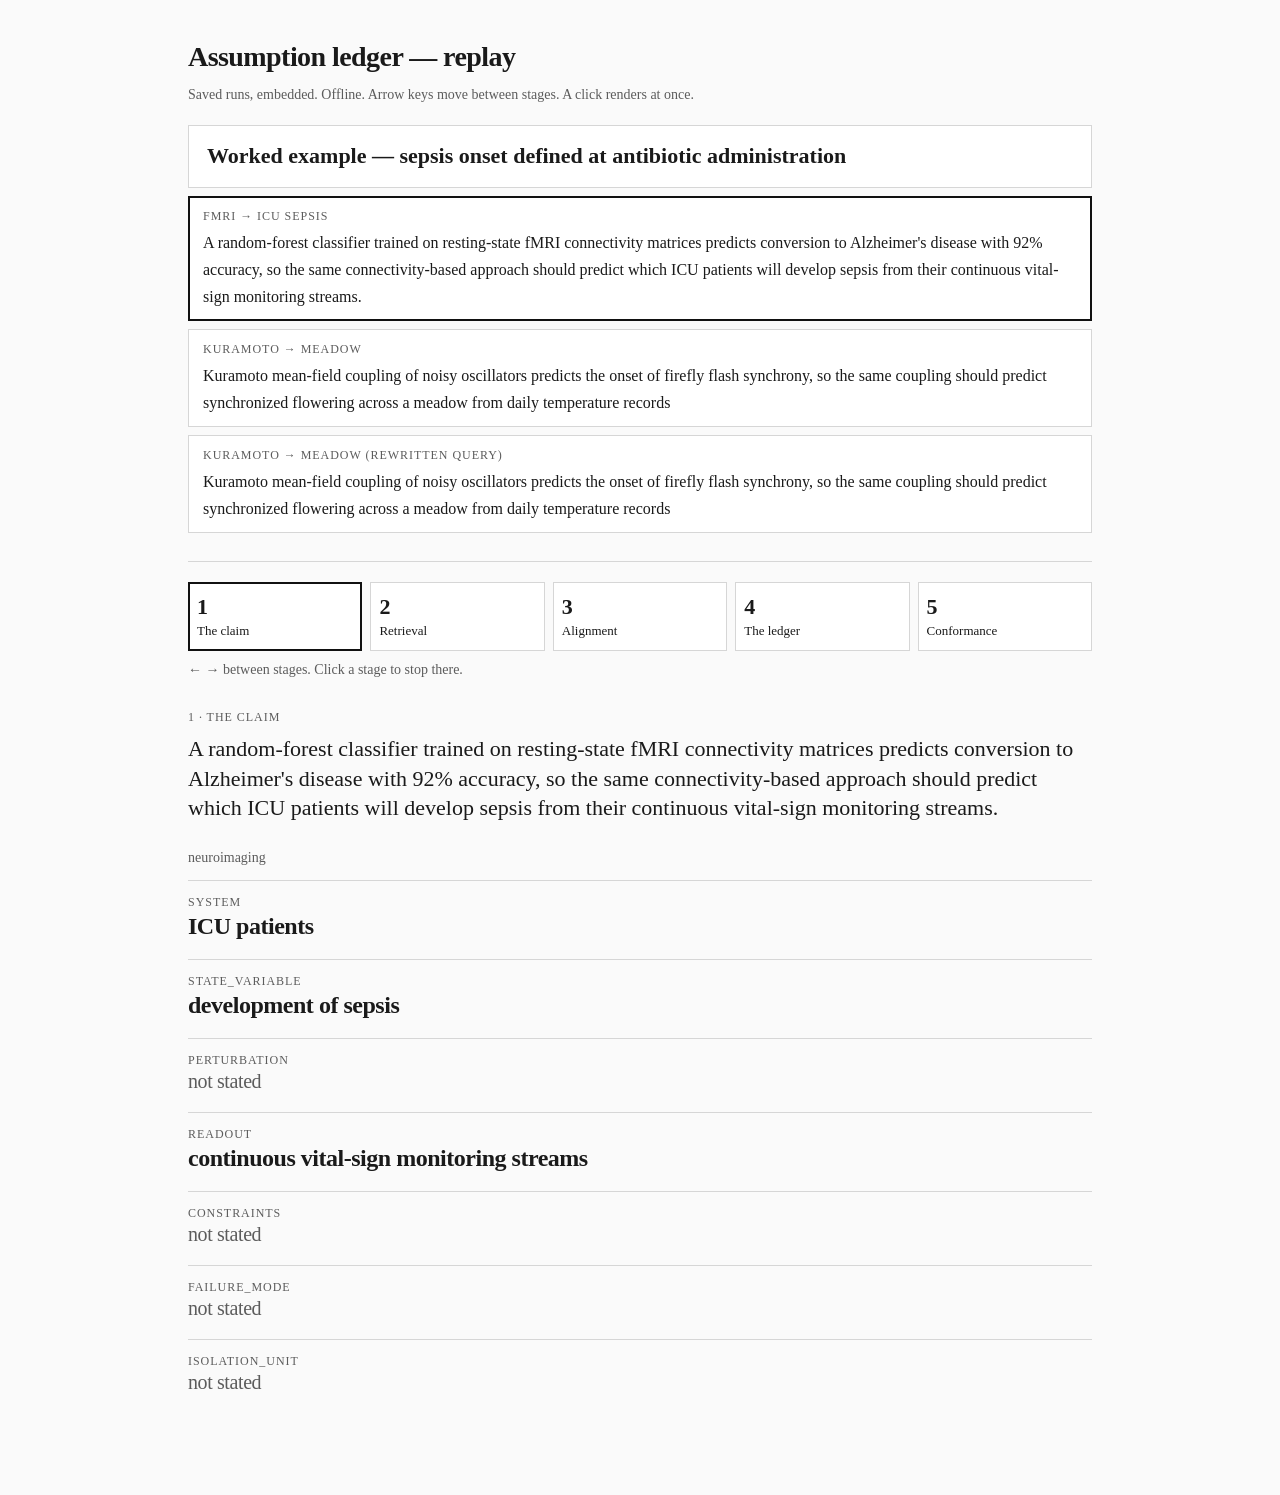
<file: docs/demo.html>
<!DOCTYPE html>
<html lang="en">
<head>
<meta charset="utf-8">
<meta name="viewport" content="width=device-width, initial-scale=1">
<title>Assumption ledger — replay</title>
<style>
  :root {
    --text: #1a1a1a;
    --muted: #5c5c5c;
    --rule: #d6d6d6;
    --bg: #fafafa;
    --card: #ffffff;
    --ask: #111111;
    --satisfied: #1b7f4e;
    --violated: #b42318;
    --unknown: #9a6700;
    --na: #667085;
    --on: #111111;
  }
  * { box-sizing: border-box; }
  html, body {
    margin: 0;
    padding: 0;
    background: var(--bg);
    color: var(--text);
    font: 18px/1.5 "Iowan Old Style", "Palatino Linotype", Palatino, Georgia, serif;
  }
  main {
    max-width: 960px;
    margin: 0 auto;
    padding: 36px 28px 96px;
  }
  h1 { font-size: 28px; font-weight: 600; letter-spacing: -0.02em; margin: 0 0 6px; }
  h2 { font-size: 22px; font-weight: 600; margin: 0 0 12px; }
  h3 { font-size: 16px; font-weight: 600; margin: 28px 0 8px; }
  p { margin: 0 0 12px; }
  .muted { color: var(--muted); font-size: 14px; }
  button {
    font: inherit;
    color: var(--text);
    background: var(--card);
    border: 1px solid var(--rule);
    padding: 10px 14px;
    text-align: left;
    cursor: pointer;
  }
  button:focus { outline: 2px solid var(--text); outline-offset: 2px; }
  button.on {
    border-color: var(--on);
    background: #fff;
    box-shadow: inset 0 0 0 1px var(--on);
  }
  .selector { margin: 20px 0 8px; }
  .claims { display: grid; gap: 8px; margin-top: 8px; }
  .claim-btn .lbl {
    display: block;
    font-size: 12px;
    letter-spacing: 0.08em;
    text-transform: uppercase;
    color: var(--muted);
    margin-bottom: 4px;
  }
  .claim-btn .txt { font-size: 16px; line-height: 1.35; }
  #worked {
    width: 100%;
    padding: 16px 18px;
    font-size: 22px;
    font-weight: 600;
    line-height: 1.3;
  }
  .steps {
    display: grid;
    grid-template-columns: repeat(5, 1fr);
    gap: 8px;
    margin: 28px 0 8px;
    padding-top: 20px;
    border-top: 1px solid var(--rule);
  }
  .steps button {
    padding: 10px 8px;
    font-size: 13px;
    line-height: 1.3;
  }
  .steps .n {
    display: block;
    font-size: 22px;
    font-weight: 600;
    letter-spacing: -0.03em;
    margin-bottom: 2px;
  }
  #stage { margin-top: 28px; }
  .kicker {
    color: var(--muted);
    font-size: 12px;
    letter-spacing: 0.08em;
    text-transform: uppercase;
    margin-bottom: 8px;
  }
  .claim-line { font-size: 22px; line-height: 1.35; margin: 0 0 24px; }
  .slots { display: grid; gap: 14px; }
  .slot {
    border-top: 1px solid var(--rule);
    padding: 12px 0 4px;
  }
  .slot .name {
    font-size: 12px;
    letter-spacing: 0.08em;
    text-transform: uppercase;
    color: var(--muted);
  }
  .slot .val { font-size: 24px; font-weight: 600; line-height: 1.25; letter-spacing: -0.02em; }
  .slot .val.null { color: var(--muted); font-weight: 400; font-size: 20px; }
  table { width: 100%; border-collapse: collapse; font-size: 16px; }
  th, td { text-align: left; padding: 8px 10px; border-bottom: 1px solid var(--rule); vertical-align: top; }
  th { font-size: 12px; text-transform: uppercase; letter-spacing: 0.06em; color: var(--muted); font-weight: 600; }
  td.num { text-align: right; font-variant-numeric: tabular-nums; white-space: nowrap; }
  .doc { font-family: ui-monospace, "SF Mono", Menlo, monospace; font-size: 13px; }
  .metrics {
    display: grid;
    grid-template-columns: repeat(4, 1fr);
    gap: 16px;
    margin: 8px 0 24px;
  }
  .metric .n {
    display: block;
    font-size: 40px;
    line-height: 1.1;
    font-weight: 600;
    letter-spacing: -0.03em;
  }
  .metric .lbl { display: block; color: var(--muted); font-size: 13px; margin-top: 4px; }
  .status {
    font-size: 12px;
    letter-spacing: 0.06em;
    text-transform: uppercase;
    font-weight: 600;
  }
  .status.SATISFIED { color: var(--satisfied); }
  .status.VIOLATED { color: var(--violated); }
  .status.UNKNOWN { color: var(--unknown); }
  .status.NA { color: var(--na); }
  .status.in_discipline { color: var(--satisfied); }
  .status.generic { color: var(--violated); }
  .status.unclassified { color: var(--na); }
  .entry {
    border-top: 1px solid var(--rule);
    padding: 18px 0;
  }
  .entry-head { display: flex; gap: 12px; align-items: baseline; flex-wrap: wrap; margin-bottom: 6px; }
  .ask { font-size: 22px; line-height: 1.3; font-weight: 600; color: var(--ask); }
  .worked { border-top: 1px solid var(--rule); border-bottom: 1px solid var(--rule); padding: 8px 0 28px; }
  .worked ol { margin: 0; padding: 0; list-style: none; counter-reset: step; }
  .worked li { counter-increment: step; margin: 0 0 22px; }
  .worked li:last-child { margin-bottom: 0; }
  .worked .kicker::before { content: counter(step) " · "; }
  .worked blockquote { margin: 0; font-size: 20px; line-height: 1.4; }
  .worked .ask { font-size: 28px; line-height: 1.25; }
  .callout {
    border-top: 1px solid var(--rule);
    border-bottom: 1px solid var(--rule);
    padding: 20px 0;
    margin: 8px 0 24px;
  }
  .callout .pair { display: grid; grid-template-columns: 1fr 1fr; gap: 16px; margin-bottom: 12px; }
  .callout .n { font-size: 40px; font-weight: 600; letter-spacing: -0.03em; display: block; }
  .callout .lbl { color: var(--muted); font-size: 13px; }
  tr.l2miss td { font-weight: 600; }
  .note { font-size: 16px; margin-top: 16px; }
  @media (max-width: 720px) {
    .metrics, .steps { grid-template-columns: 1fr 1fr; }
    .worked .ask, .slot .val { font-size: 22px; }
    #worked { font-size: 18px; }
  }
</style>
</head>
<body>
<main>
  <h1>Assumption ledger — replay</h1>
  <p class="muted">Saved runs, embedded. Offline. Arrow keys move between stages. A click renders at once.</p>

  <div class="selector">
    <button type="button" id="worked">Worked example — sepsis onset defined at antibiotic administration</button>
    <div class="claims" id="claims"></div>
  </div>

  <nav class="steps" id="steps" aria-label="Pipeline stages"></nav>
  <p class="muted" id="hint">← → between stages. Click a stage to stop there.</p>

  <div id="stage"></div>
</main>
<script>
const DATA = {"runs":[{"id":"icu","label":"fMRI → ICU sepsis","claim":"A random-forest classifier trained on resting-state fMRI connectivity matrices predicts conversion to Alzheimer's disease with 92% accuracy, so the same connectivity-based approach should predict which ICU patients will develop sepsis from their continuous vital-sign monitoring streams.","discipline":"neuroimaging","slots":[{"slot":"system","value":"ICU patients"},{"slot":"state_variable","value":"development of sepsis"},{"slot":"perturbation","value":null},{"slot":"readout","value":"continuous vital-sign monitoring streams"},{"slot":"constraints","value":null},{"slot":"failure_mode","value":null},{"slot":"isolation_unit","value":null}],"retrieval":{"check":{"discipline":"neuroimaging","in_discipline":5,"generic":0,"unclassified":0,"below_floor":false,"note":"Source-leg check recorded on the fixture: 5/5 in-discipline."},"docs":[{"doc_id":"arx_2408.02496","source":"arXiv","title":"Automatic rating of incomplete hippocampal inversions evaluated across multiple cohorts","label":"in_discipline"},{"doc_id":"PMC6925691","source":"PMC","title":"Machine Learning Models for Analysis of Vital Signs Dynamics: A Case for Sepsis Onset Prediction","label":null},{"doc_id":"arx_2603.00060","source":"arXiv","title":"Learning Under Extreme Data Scarcity: Subject-Level Evaluation of Lightweight CNNs for fMRI-Based Prodromal Parkinsons Detection","label":"in_discipline"},{"doc_id":"PMC8662454","source":"PMC","title":"Vital Signs Prediction for COVID-19 Patients in ICU","label":null},{"doc_id":"arx_2509.07237","source":"arXiv","title":"Normative Modelling in Neuroimaging: A Practical Guide for Researchers","label":"in_discipline"},{"doc_id":"bio_5e4102086c00","source":"bioRxiv","title":"A Machine Learning Approach to Predict Hypotensive Events in ICU Settings","label":null},{"doc_id":"arx_2111.04174","source":"arXiv","title":"Prediction of cognitive decline for enrichment of Alzheimer's disease clinical trials","label":"in_discipline"},{"doc_id":"PMC5829820","source":"PMC","title":"Multicentre validation of a sepsis prediction algorithm using only vital sign data in the emergency department, general ward and ICU","label":null},{"doc_id":"arx_2410.00946","source":"arXiv","title":"Spectral Graph Sample Weighting for Interpretable Sub-cohort Analysis in Predictive Models for Neuroimaging","label":"in_discipline"},{"doc_id":"bio_87c89b478030","source":"bioRxiv","title":"Standardized Multicenter Critical Care Database Integrating Minute-Level Vital Signs, Laboratory Tests, Interventions, and Outcomes: Profile of the OneICU Database","label":null}]},"alignment":{"papers":[{"doc_id":"arx_2408.02496","title":"Automatic rating of incomplete hippocampal inversions evaluated across multiple cohorts","mapped":3,"unmapped":2,"extraction_quality":5,"admitted":true},{"doc_id":"PMC6925691","title":"Machine Learning Models for Analysis of Vital Signs Dynamics: A Case for Sepsis Onset Prediction","mapped":3,"unmapped":2,"extraction_quality":5,"admitted":true},{"doc_id":"arx_2603.00060","title":"Learning Under Extreme Data Scarcity: Subject-Level Evaluation of Lightweight CNNs for fMRI-Based Prodromal Parkinsons Detection","mapped":3,"unmapped":3,"extraction_quality":6,"admitted":true},{"doc_id":"PMC8662454","title":"Vital Signs Prediction for COVID-19 Patients in ICU","mapped":3,"unmapped":2,"extraction_quality":5,"admitted":true},{"doc_id":"arx_2509.07237","title":"Normative Modelling in Neuroimaging: A Practical Guide for Researchers","mapped":0,"unmapped":0,"extraction_quality":0,"admitted":false},{"doc_id":"bio_5e4102086c00","title":"A Machine Learning Approach to Predict Hypotensive Events in ICU Settings","mapped":3,"unmapped":3,"extraction_quality":6,"admitted":true},{"doc_id":"arx_2111.04174","title":"Prediction of cognitive decline for enrichment of Alzheimer's disease clinical trials","mapped":3,"unmapped":1,"extraction_quality":4,"admitted":true},{"doc_id":"PMC5829820","title":"Multicentre validation of a sepsis prediction algorithm using only vital sign data in the emergency department, general ward and ICU","mapped":3,"unmapped":2,"extraction_quality":5,"admitted":true},{"doc_id":"arx_2410.00946","title":"Spectral Graph Sample Weighting for Interpretable Sub-cohort Analysis in Predictive Models for Neuroimaging","mapped":3,"unmapped":1,"extraction_quality":4,"admitted":true},{"doc_id":"bio_87c89b478030","title":"Standardized Multicenter Critical Care Database Integrating Minute-Level Vital Signs, Laboratory Tests, Interventions, and Outcomes: Profile of the OneICU Database","mapped":3,"unmapped":2,"extraction_quality":5,"admitted":true}],"admitted_ids":["arx_2408.02496","PMC6925691","arx_2603.00060","PMC8662454","bio_5e4102086c00","arx_2111.04174","PMC5829820","arx_2410.00946","bio_87c89b478030"],"held_out_ids":["arx_2509.07237"],"break_points":[{"slot":"isolation_unit","papers_stating":8,"extracted":9,"target_states_it":false},{"slot":"constraints","papers_stating":8,"extracted":9,"target_states_it":false},{"slot":"failure_mode","papers_stating":2,"extracted":9,"target_states_it":false}]},"ledger":[{"axis":"A_isolation","subtype":"A4","status":"UNKNOWN","question":"Are ICU patient data splits partitioned by patient ID, such that continuous monitoring windows from the same ICU stay never appear in both the training and testing sets?","doc_id":"arx_2408.02496","lines":"L39"},{"axis":"A_isolation","subtype":"A4","status":"UNKNOWN","question":"Are the train, validation, and test data splits defined strictly by patient admission identifier, such that no ICU stay contributes monitoring windows or sequences to both sides of the split?","doc_id":"arx_2603.00060","lines":"L56-L59"},{"axis":"A_isolation","subtype":"A1","status":"UNKNOWN","question":"Are the train and test splits made by patient admission, so that no ICU stay contributes time windows to both sides?","doc_id":"arx_2111.04174","lines":"L38"},{"axis":"C_domain_of_validity","subtype":"C3","status":"UNKNOWN","question":"Are the auxiliary sociodemographic or clinical risk factors used to build the patient similarity graph completely known and available for all prospective ICU test admissions before generating sepsis predictions?","doc_id":"arx_2410.00946","lines":"L18"},{"axis":"B_legitimacy","subtype":null,"status":"UNKNOWN","question":"Were the target sepsis onset labels defined purely by physiological criteria or clinical diagnosis codes independent of the exact timestamp of antibiotic initiation?","doc_id":"PMC6925691","lines":"L29"},{"axis":"A_isolation","subtype":"A4","status":"UNKNOWN","question":"Are the train and test splits for the sepsis prediction model made by patient admission, ensuring that no patient's continuous monitoring streams contribute windows to both sides?","doc_id":"PMC8662454","lines":"L37"},{"axis":"A_isolation","subtype":"A4","status":"UNKNOWN","question":"Provide the exact patient-level partitioning protocol used to divide the dataset into training and test folds.","doc_id":"bio_5e4102086c00","lines":"L45"},{"axis":"A_isolation","subtype":"A4","status":"UNKNOWN","question":"Are the train and test splits formed at the patient level, ensuring that no patient's ICU stays contribute data to both training and test sets?","doc_id":"PMC5829820","lines":"L62"},{"axis":"A_isolation","subtype":"A4","status":"UNKNOWN","question":"Are the train and test partitions for predicting sepsis split at the patient level so that no individual patient contributes monitoring streams to both training and testing sets?","doc_id":"bio_87c89b478030","lines":"L39"}],"worked":{"axis":"B_legitimacy","doc_id":"PMC6925691","source":"The source study defines the sepsis onset target label using the time of antibiotic administration by attending physicians (T0).","restatement":"Do the target labels or prediction windows rely on the timing of clinician interventions such as antibiotic administration, or are they defined independently of treatment actions?","ask":"Were the target sepsis onset labels defined purely by physiological criteria or clinical diagnosis codes independent of the exact timestamp of antibiotic initiation?"}},{"id":"kuramoto","label":"Kuramoto → meadow","claim":"Kuramoto mean-field coupling of noisy oscillators predicts the onset of firefly flash synchrony, so the same coupling should predict synchronized flowering across a meadow from daily temperature records","discipline":"firefly synchronization / Kuramoto oscillator dynamics","slots":[{"slot":"system","value":"meadow flowering (plant population in a meadow)"},{"slot":"state_variable","value":"synchronized flowering"},{"slot":"perturbation","value":null},{"slot":"readout","value":"daily temperature records"},{"slot":"constraints","value":null},{"slot":"failure_mode","value":null},{"slot":"isolation_unit","value":null}],"retrieval":{"check":{"discipline":"statistical physics","in_discipline":0,"generic":5,"unclassified":0,"below_floor":true,"note":"Source-leg check recorded on this run: 0/5 in-discipline, 5/5 generic. The query landed in the clinical-prediction cluster."},"docs":[{"doc_id":"arx_2202.13683","source":"arXiv","title":"Estimating Model Performance on External Samples from Their Limited Statistical Characteristics","label":"generic"},{"doc_id":"bio_b5ddf3be761c","source":"bioRxiv","title":"Olive Flowering dependence on winter temperatures - linking empirical results to a dynamic model","label":null},{"doc_id":"arx_2604.16537","source":"arXiv","title":"Robustifying and Selecting Cohort-Appropriate Prognostic Models under Distributional Shifts","label":"generic"},{"doc_id":"PMC3547064","source":"PMC","title":"Record-Breaking Early Flowering in the Eastern United States","label":null},{"doc_id":"arx_1806.10495","source":"arXiv","title":"Impact of predictor measurement heterogeneity across settings on performance of prediction models: a measurement error perspective","label":"generic"},{"doc_id":"PMC10469021","source":"PMC","title":"The cycle of seagrass life: From flowers to new meadows","label":null},{"doc_id":"arx_2409.01444","source":"arXiv","title":"A causal viewpoint on prediction model performance under changes in case-mix: discrimination and calibration respond differently for prognosis and diagnosis predictions","label":"generic"},{"doc_id":"PMC11480661","source":"PMC","title":"Temperature sum models in plant spring phenology studies: two commonly used methods have different fields of application","label":null},{"doc_id":"arx_1812.00210","source":"arXiv","title":"Measuring the Stability of EHR- and EKG-based Predictive Models","label":"generic"},{"doc_id":"bio_892f3e636c04","source":"bioRxiv","title":"Using photographs and deep neural networks to understand flowering phenology and diversity in mountain meadows","label":null}]},"alignment":{"papers":[{"doc_id":"arx_2202.13683","title":"Estimating Model Performance on External Samples from Their Limited Statistical Characteristics","mapped":3,"unmapped":2,"extraction_quality":5,"admitted":true},{"doc_id":"bio_b5ddf3be761c","title":"Olive Flowering dependence on winter temperatures - linking empirical results to a dynamic model","mapped":3,"unmapped":1,"extraction_quality":4,"admitted":true},{"doc_id":"arx_2604.16537","title":"Robustifying and Selecting Cohort-Appropriate Prognostic Models under Distributional Shifts","mapped":0,"unmapped":0,"extraction_quality":0,"admitted":false},{"doc_id":"PMC3547064","title":"Record-Breaking Early Flowering in the Eastern United States","mapped":3,"unmapped":1,"extraction_quality":4,"admitted":true},{"doc_id":"arx_1806.10495","title":"Impact of predictor measurement heterogeneity across settings on performance of prediction models: a measurement error perspective","mapped":2,"unmapped":0,"extraction_quality":2,"admitted":true},{"doc_id":"PMC10469021","title":"The cycle of seagrass life: From flowers to new meadows","mapped":3,"unmapped":0,"extraction_quality":3,"admitted":true},{"doc_id":"arx_2409.01444","title":"A causal viewpoint on prediction model performance under changes in case-mix: discrimination and calibration respond differently for prognosis and diagnosis predictions","mapped":3,"unmapped":1,"extraction_quality":4,"admitted":true},{"doc_id":"PMC11480661","title":"Temperature sum models in plant spring phenology studies: two commonly used methods have different fields of application","mapped":3,"unmapped":0,"extraction_quality":3,"admitted":true},{"doc_id":"arx_1812.00210","title":"Measuring the Stability of EHR- and EKG-based Predictive Models","mapped":3,"unmapped":0,"extraction_quality":3,"admitted":true},{"doc_id":"bio_892f3e636c04","title":"Using photographs and deep neural networks to understand flowering phenology and diversity in mountain meadows","mapped":3,"unmapped":1,"extraction_quality":4,"admitted":true}],"admitted_ids":["arx_2202.13683","bio_b5ddf3be761c","PMC3547064","arx_1806.10495","PMC10469021","arx_2409.01444","PMC11480661","arx_1812.00210","bio_892f3e636c04"],"held_out_ids":["arx_2604.16537"],"break_points":[{"slot":"constraints","papers_stating":3,"extracted":9,"target_states_it":false},{"slot":"isolation_unit","papers_stating":1,"extracted":9,"target_states_it":false},{"slot":"failure_mode","papers_stating":1,"extracted":9,"target_states_it":false},{"slot":"perturbation","papers_stating":1,"extracted":9,"target_states_it":false}]},"ledger":[{"axis":"C_domain_of_validity","subtype":"C3","status":"UNKNOWN","question":"Do the temperature records and baseline plant states from the calibration plots span all microclimates and seasonal ranges present across the target meadow?","doc_id":"arx_2202.13683","lines":"L59"},{"axis":"C_domain_of_validity","subtype":"C3","status":"UNKNOWN","question":"Were the temperature records and flowering observations collected across multiple meadows with identical climatic measurement protocols to ensure transportability?","doc_id":"arx_1806.10495","lines":"L63-L64"},{"axis":"C_domain_of_validity","subtype":"C1","status":"UNKNOWN","question":"Was the relationship between daily temperature records and synchronized flowering tested across multiple meadows or years to confirm that the conditional probability distribution of flowering given temperature remains constant despite shifts in marginal temperature distributions?","doc_id":"arx_2409.01444","lines":"L13-L14"},{"axis":"C_domain_of_validity","subtype":"C3","status":"UNKNOWN","question":"Were the temperature and flowering records sampled across multiple distinct meadows and climate zones to test spatial transferability?","doc_id":"arx_1812.00210","lines":"L39-L41"},{"axis":"C_domain_of_validity","subtype":"C3","status":"UNKNOWN","question":"Were the plant species in the meadow empirically tested under controlled temperature regimes to determine their specific temperature-sensitive mediator decay rates and Hill function parameters, or are they assumed to follow the olive tree parameters?","doc_id":"bio_b5ddf3be761c","lines":"L96"},{"axis":"C_domain_of_validity","subtype":"C3","status":"UNKNOWN","question":"Are the daily temperature records measured directly within the meadow canopy, or are they interpolated from a distant regional weather station that might fail to capture local microclimatic variation?","doc_id":"PMC3547064","lines":"L14, L16, L21, L28, L29, L31"},{"axis":"C_domain_of_validity","subtype":"C3","status":"UNKNOWN","question":"Does the dataset include multi-year temperature and flowering records from multiple distinct geographic meadows to establish generalizability beyond a single site?","doc_id":"PMC10469021","lines":"L17"},{"axis":"C_domain_of_validity","subtype":"C3","status":"UNKNOWN","question":"What are the geographic location, climate zone, and years of observation for the meadow flowering and temperature records?","doc_id":"PMC11480661","lines":"L23"},{"axis":"C_domain_of_validity","subtype":"C1","status":"UNKNOWN","question":"Are the daily temperature records temporally aligned and lagged against observed flowering dates to ensure predictions generalize across different years and seasonal snowmelt timings?","doc_id":"bio_892f3e636c04","lines":"L24, L49-L51"}],"worked":null},{"id":"kuramoto-fix","label":"Kuramoto → meadow (rewritten query)","claim":"Kuramoto mean-field coupling of noisy oscillators predicts the onset of firefly flash synchrony, so the same coupling should predict synchronized flowering across a meadow from daily temperature records","discipline":"statistical physics","slots":[{"slot":"system","value":"meadow flowering (plant population in a meadow)"},{"slot":"state_variable","value":"synchronized flowering"},{"slot":"perturbation","value":null},{"slot":"readout","value":"daily temperature records"},{"slot":"constraints","value":null},{"slot":"failure_mode","value":null},{"slot":"isolation_unit","value":null}],"retrieval":{"check":{"discipline":"statistical physics","in_discipline":5,"generic":0,"unclassified":0,"labels":{"arx_1706.04330":"in_discipline","arx_1607.06383":"in_discipline","arx_1403.2083":"in_discipline","arx_2404.19637":"in_discipline","arx_1609.08731":"in_discipline"},"below_floor":false},"docs":[{"doc_id":"arx_1706.04330","source":"arXiv","title":"Stochastic Kuramoto oscillators with discrete phase states","label":"in_discipline"},{"doc_id":"bio_b5ddf3be761c","source":"bioRxiv","title":"Olive Flowering dependence on winter temperatures - linking empirical results to a dynamic model","label":null},{"doc_id":"arx_1607.06383","source":"arXiv","title":"Interplay of coupling and common noise at the transition to synchrony in oscillator populations","label":"in_discipline"},{"doc_id":"PMC3547064","source":"PMC","title":"Record-Breaking Early Flowering in the Eastern United States","label":null},{"doc_id":"arx_1403.2083","source":"arXiv","title":"Kuramoto model of synchronization: Equilibrium and nonequilibrium aspects","label":"in_discipline"},{"doc_id":"PMC10469021","source":"PMC","title":"The cycle of seagrass life: From flowers to new meadows","label":null},{"doc_id":"arx_2404.19637","source":"arXiv","title":"Synchrony for weak coupling in the complexified Kuramoto model","label":"in_discipline"},{"doc_id":"PMC11480661","source":"PMC","title":"Temperature sum models in plant spring phenology studies: two commonly used methods have different fields of application","label":null},{"doc_id":"arx_1609.08731","source":"arXiv","title":"Synchronization of coupled noisy oscillators: Coarse-graining from continuous to discrete phases","label":"in_discipline"},{"doc_id":"bio_892f3e636c04","source":"bioRxiv","title":"Using photographs and deep neural networks to understand flowering phenology and diversity in mountain meadows","label":null}],"note":"After the source-leg rewrite: 5/5 in-discipline Kuramoto papers."},"alignment":{"papers":[{"doc_id":"arx_1706.04330","title":"Stochastic Kuramoto oscillators with discrete phase states","mapped":0,"unmapped":0,"extraction_quality":0,"admitted":false},{"doc_id":"bio_b5ddf3be761c","title":"Olive Flowering dependence on winter temperatures - linking empirical results to a dynamic model","mapped":3,"unmapped":1,"extraction_quality":4,"admitted":true},{"doc_id":"arx_1607.06383","title":"Interplay of coupling and common noise at the transition to synchrony in oscillator populations","mapped":3,"unmapped":1,"extraction_quality":4,"admitted":true},{"doc_id":"PMC3547064","title":"Record-Breaking Early Flowering in the Eastern United States","mapped":3,"unmapped":1,"extraction_quality":4,"admitted":true},{"doc_id":"arx_1403.2083","title":"Kuramoto model of synchronization: Equilibrium and nonequilibrium aspects","mapped":0,"unmapped":0,"extraction_quality":0,"admitted":false},{"doc_id":"PMC10469021","title":"The cycle of seagrass life: From flowers to new meadows","mapped":3,"unmapped":0,"extraction_quality":3,"admitted":true},{"doc_id":"arx_2404.19637","title":"Synchrony for weak coupling in the complexified Kuramoto model","mapped":3,"unmapped":0,"extraction_quality":3,"admitted":true},{"doc_id":"PMC11480661","title":"Temperature sum models in plant spring phenology studies: two commonly used methods have different fields of application","mapped":2,"unmapped":0,"extraction_quality":2,"admitted":true},{"doc_id":"arx_1609.08731","title":"Synchronization of coupled noisy oscillators: Coarse-graining from continuous to discrete phases","mapped":0,"unmapped":0,"extraction_quality":0,"admitted":false},{"doc_id":"bio_892f3e636c04","title":"Using photographs and deep neural networks to understand flowering phenology and diversity in mountain meadows","mapped":3,"unmapped":1,"extraction_quality":4,"admitted":true}],"admitted_ids":["bio_b5ddf3be761c","arx_1607.06383","PMC3547064","PMC10469021","arx_2404.19637","PMC11480661","bio_892f3e636c04"],"held_out_ids":["arx_1706.04330","arx_1403.2083","arx_1609.08731"],"break_points":[{"slot":"perturbation","papers_stating":2,"extracted":7,"target_states_it":false},{"slot":"constraints","papers_stating":1,"extracted":7,"target_states_it":false},{"slot":"failure_mode","papers_stating":1,"extracted":7,"target_states_it":false}]},"ledger":[],"ledger_note":"No ledger.json in this run. Alignment held out 3 of 5 in-discipline Kuramoto papers (extraction_quality 0). The seven-slot schema is ML ontology; a paper with coupling strength and a noise term has no training set.","worked":null}],"conformance":{"headline":"5 of 8","l2":"0 of 2","hits":5,"misses":3,"n_claims":8,"tb11":"handed over by the claim text","status":{"n_entries":62,"n_drops":1,"SATISFIED":0,"VIOLATED":0,"UNKNOWN":62,"NA":0},"axes":{"A_isolation":42,"B_legitimacy":1,"C_domain_of_validity":16,"D_metric_alignment":1,"E_evidence_quality":2},"uncovered":{"type":"L3.1","note":"Temporal leakage is not in the suite (Tu 2018, Lyu 2021 unread IEEE). Not scored."},"cases":[{"id":"TB03","type":"L3.3","pin":"autism diagnostics","hit":true,"note":"C3: outside-clinic vs clinical ADOS cohorts","l2":false},{"id":"TB04","type":"L1.2","pin":"obstetrics","hit":false,"note":"no preprocessing-before-split question","l2":false},{"id":"TB07","type":"L1.4","pin":"toxicology","hit":true,"note":"A4 on the RASAR primary: chemicals already in the similarity matrix","l2":false},{"id":"TB11","type":"L1.1","pin":"SSVEP","hit":true,"note":"A1, handed over by the claim text","l2":false},{"id":"TB12","type":"L3.2","pin":"histopathology","hit":true,"note":"patient-level slide/tile split (tagged A4, not C2)","l2":false},{"id":"TB17","type":"L2","pin":"electronic health records","hit":false,"note":"nobody asked if features encode the outcome","l2":true},{"id":"TB18","type":"L1.3","pin":"psychiatric EEG","hit":true,"note":"A3 on the Zhdanov primary: feature ranking nested in folds","l2":false},{"id":"TB20","type":"L2","pin":"software security","hit":false,"note":"nobody asked if gadget tokens are a signal","l2":true}]}};
const STEPS = [
  {id: 1, name: "The claim"},
  {id: 2, name: "Retrieval"},
  {id: 3, name: "Alignment"},
  {id: 4, name: "The ledger"},
  {id: 5, name: "Conformance"}
];
const state = {run: DATA.runs[0].id, step: 1, spotlight: false};

function $(id) { return document.getElementById(id); }
function esc(s) {
  return String(s == null ? "" : s)
    .replace(/&/g, "&amp;").replace(/</g, "&lt;").replace(/>/g, "&gt;").replace(/"/g, "&quot;");
}
function run() {
  for (const r of DATA.runs) if (r.id === state.run) return r;
  return DATA.runs[0];
}
function stated(v) {
  if (v == null || v === "" || v === false) return null;
  return v;
}

function mountChrome() {
  const box = $("claims");
  box.innerHTML = DATA.runs.map(r =>
    '<button type="button" class="claim-btn' + (r.id === state.run && !state.spotlight ? " on" : "") + '" data-run="' + esc(r.id) + '">' +
    '<span class="lbl">' + esc(r.label) + '</span>' +
    '<span class="txt">' + esc(r.claim) + '</span></button>'
  ).join("");
  $("worked").className = state.spotlight ? "on" : "";
  $("steps").innerHTML = STEPS.map(s =>
    '<button type="button" class="' + (!state.spotlight && state.step === s.id ? "on" : "") + '" data-step="' + s.id + '">' +
    '<span class="n">' + s.id + '</span>' + esc(s.name) + '</button>'
  ).join("");
}

function renderSlots(r) {
  const rows = r.slots.map(s => {
    const v = stated(s.value);
    return '<div class="slot"><div class="name">' + esc(s.slot) + '</div>' +
      (v
        ? '<div class="val">' + esc(v) + '</div>'
        : '<div class="val null">not stated</div>') +
      '</div>';
  }).join("");
  return '<div class="kicker">1 · The claim</div>' +
    '<p class="claim-line">' + esc(r.claim) + '</p>' +
    '<p class="muted">' + esc(r.discipline) + '</p>' +
    '<div class="slots">' + rows + '</div>';
}

function renderRetrieval(r) {
  const c = r.retrieval.check || {};
  const docs = r.retrieval.docs || [];
  const note = c.note || r.retrieval.note || "";
  const rows = docs.map(d => {
    const lab = d.label || "unclassified";
    return '<tr><td class="doc">' + esc(d.doc_id) + '</td><td>' + esc(d.source) +
      '</td><td><span class="status ' + esc(lab) + '">' + esc(lab.replace("_", "-")) + '</span></td>' +
      '<td>' + esc(d.title) + '</td></tr>';
  }).join("");
  return '<div class="kicker">2 · Retrieval</div>' +
    '<div class="metrics">' +
      '<div class="metric"><span class="n">' + (c.in_discipline == null ? "—" : c.in_discipline) + '</span><span class="lbl">in-discipline</span></div>' +
      '<div class="metric"><span class="n">' + (c.generic == null ? "—" : c.generic) + '</span><span class="lbl">generic</span></div>' +
      '<div class="metric"><span class="n">' + docs.length + '</span><span class="lbl">documents</span></div>' +
      '<div class="metric"><span class="n">' + (c.below_floor ? "warn" : "ok") + '</span><span class="lbl">source-leg floor</span></div>' +
    '</div>' +
    (note ? '<p class="note">' + esc(note) + '</p>' : '') +
    '<table><thead><tr><th>Doc</th><th>Source</th><th>Label</th><th>Title</th></tr></thead><tbody>' +
    rows + '</tbody></table>';
}

function renderAlignment(r) {
  const a = r.alignment;
  const n = (a.admitted_ids || []).length;
  const held = (a.held_out_ids || []).length;
  const paperRows = (a.papers || []).map(p =>
    '<tr><td class="doc">' + esc(p.doc_id) + '</td>' +
    '<td class="num">' + p.mapped + '</td>' +
    '<td class="num">' + p.unmapped + '</td>' +
    '<td class="num">' + p.extraction_quality + '</td>' +
    '<td>' + (p.admitted ? "admitted" : "held out") + '</td></tr>'
  ).join("");
  const bpRows = (a.break_points || []).map(b =>
    '<tr><td>' + esc(b.slot) + '</td>' +
    '<td class="num">' + b.papers_stating + ' / n=' + b.extracted + '</td>' +
    '<td>' + (b.target_states_it ? "stated" : "silent") + '</td></tr>'
  ).join("");
  return '<div class="kicker">3 · Alignment</div>' +
    '<div class="metrics">' +
      '<div class="metric"><span class="n">' + n + '</span><span class="lbl">admitted</span></div>' +
      '<div class="metric"><span class="n">' + held + '</span><span class="lbl">held out</span></div>' +
      '<div class="metric"><span class="n">' + (a.break_points || []).length + '</span><span class="lbl">break-point slots</span></div>' +
      '<div class="metric"><span class="n">n=' + n + '</span><span class="lbl">denominator</span></div>' +
    '</div>' +
    '<p class="muted">Unmapped slots among extracted papers. Denominator is n in every cell. Do not read a count as a literature rate.</p>' +
    '<table><thead><tr><th>Slot</th><th>Stating it</th><th>Target</th></tr></thead><tbody>' +
    (bpRows || '<tr><td colspan="3">none</td></tr>') + '</tbody></table>' +
    '<h3>Mapped and unmapped, per paper</h3>' +
    '<table><thead><tr><th>Doc</th><th>Mapped</th><th>Unmapped</th><th>Extracted</th><th></th></tr></thead><tbody>' +
    paperRows + '</tbody></table>';
}

function renderLedger(r) {
  if (!r.ledger || !r.ledger.length) {
    return '<div class="kicker">4 · The ledger</div>' +
      '<p class="claim-line">' + esc(r.ledger_note || "No ledger in this saved run.") + '</p>' +
      (r.alignment && r.alignment.held_out_ids && r.alignment.held_out_ids.length
        ? '<p class="muted">Held out: ' + r.alignment.held_out_ids.map(esc).join(", ") + '</p>'
        : '');
  }
  const by = {};
  for (const e of r.ledger) {
    (by[e.axis] || (by[e.axis] = [])).push(e);
  }
  const axes = Object.keys(by);
  let html = '<div class="kicker">4 · The ledger</div>' +
    '<div class="metrics">' +
      '<div class="metric"><span class="n">' + r.ledger.length + '</span><span class="lbl">entries</span></div>' +
      '<div class="metric"><span class="n">' + axes.length + '</span><span class="lbl">axes with an entry</span></div>' +
      '<div class="metric"><span class="n">' + r.ledger.filter(e => e.status === "UNKNOWN").length + ' / ' + r.ledger.length + '</span><span class="lbl">UNKNOWN</span></div>' +
      '<div class="metric"><span class="n">' + axes[0].replace(/_/g, " ") + '</span><span class="lbl">first axis</span></div>' +
    '</div>';
  for (const axis of axes) {
    html += '<h3>' + esc(axis) + ' · ' + by[axis].length + '</h3>';
    for (const e of by[axis]) {
      html += '<article class="entry"><div class="entry-head">' +
        '<span class="status ' + esc(e.status) + '">' + esc(e.status) + '</span>' +
        (e.subtype ? '<span class="muted">' + esc(e.subtype) + '</span>' : '') +
        '<span class="doc">' + esc(e.doc_id) + '</span>' +
        (e.lines ? '<span class="muted">' + esc(e.lines) + '</span>' : '') +
        '</div><p class="ask">' + esc(e.question) + '</p></article>';
    }
  }
  return html;
}

function renderConformance() {
  const c = DATA.conformance;
  const rows = c.cases.map(row =>
    '<tr class="' + (row.l2 && !row.hit ? "l2miss" : "") + '">' +
    '<td class="doc">' + esc(row.id) + '</td>' +
    '<td>' + esc(row.type) + '</td>' +
    '<td>' + esc(row.pin) + '</td>' +
    '<td>' + (row.hit ? "yes" : "no") + (row.l2 && !row.hit ? " · L2 miss" : "") + '</td>' +
    '<td>' + esc(row.note) + '</td></tr>'
  ).join("");
  return '<div class="kicker">5 · Conformance</div>' +
    '<div class="callout">' +
      '<div class="pair">' +
        '<div><span class="n">' + esc(c.headline) + '</span><span class="lbl">conformance · never a rate</span></div>' +
        '<div><span class="n">' + esc(c.l2) + '</span><span class="lbl">L2 · the axis this project claims is most valuable</span></div>' +
      '</div>' +
      '<p>One of the five hits (TB11) was handed over by the claim text. B_legitimacy fired on neither L2 case.</p>' +
    '</div>' +
    '<div class="metrics">' +
      '<div class="metric"><span class="n">' + c.status.UNKNOWN + '</span><span class="lbl">UNKNOWN / ' + c.status.n_entries + '</span></div>' +
      '<div class="metric"><span class="n">' + c.status.SATISFIED + '</span><span class="lbl">SATISFIED</span></div>' +
      '<div class="metric"><span class="n">' + c.status.VIOLATED + '</span><span class="lbl">VIOLATED</span></div>' +
      '<div class="metric"><span class="n">' + (c.uncovered.type || "") + '</span><span class="lbl">uncovered</span></div>' +
    '</div>' +
    '<table><thead><tr><th>Id</th><th>Type</th><th>Pin</th><th>Hit</th><th>Note</th></tr></thead><tbody>' +
    rows + '</tbody></table>' +
    '<p class="note muted">TB17 and TB20 are the L2 cases. B_legitimacy fired once in 62 entries, on neither of them.</p>';
}

function renderWorked(r) {
  const w = r.worked;
  return '<section class="worked">' +
    '<div class="kicker">Why this is the question</div>' +
    '<p class="muted">' + esc(w.axis) + ' · ' + esc(w.doc_id) + '</p>' +
    '<ol>' +
      '<li><div class="kicker">What the source result depends on</div><blockquote>' + esc(w.source) + '</blockquote></li>' +
      '<li><div class="kicker">What that becomes in the target system</div><blockquote>' + esc(w.restatement) + '</blockquote></li>' +
      '<li><div class="kicker">Therefore, what to ask</div><div class="ask">' + esc(w.ask) + '</div></li>' +
    '</ol></section>';
}

function render() {
  mountChrome();
  const r = run();
  let body;
  if (state.spotlight && r.worked) body = renderWorked(r);
  else if (state.step === 1) body = renderSlots(r);
  else if (state.step === 2) body = renderRetrieval(r);
  else if (state.step === 3) body = renderAlignment(r);
  else if (state.step === 4) body = renderLedger(r);
  else body = renderConformance();
  $("stage").innerHTML = body;
}

$("claims").addEventListener("click", function (e) {
  const btn = e.target.closest("[data-run]");
  if (!btn) return;
  state.run = btn.getAttribute("data-run");
  state.spotlight = false;
  render();
});
$("steps").addEventListener("click", function (e) {
  const btn = e.target.closest("[data-step]");
  if (!btn) return;
  state.step = Number(btn.getAttribute("data-step"));
  state.spotlight = false;
  render();
});
$("worked").addEventListener("click", function () {
  state.run = "icu";
  state.spotlight = true;
  state.step = 4;
  render();
});
document.addEventListener("keydown", function (e) {
  if (e.key !== "ArrowLeft" && e.key !== "ArrowRight") return;
  e.preventDefault();
  if (state.spotlight) {
    state.spotlight = false;
    state.step = e.key === "ArrowRight" ? 1 : 1;
    render();
    return;
  }
  if (e.key === "ArrowRight" && state.step < 5) state.step += 1;
  if (e.key === "ArrowLeft" && state.step > 1) state.step -= 1;
  render();
});
render();
</script>
</body>
</html>
</file>
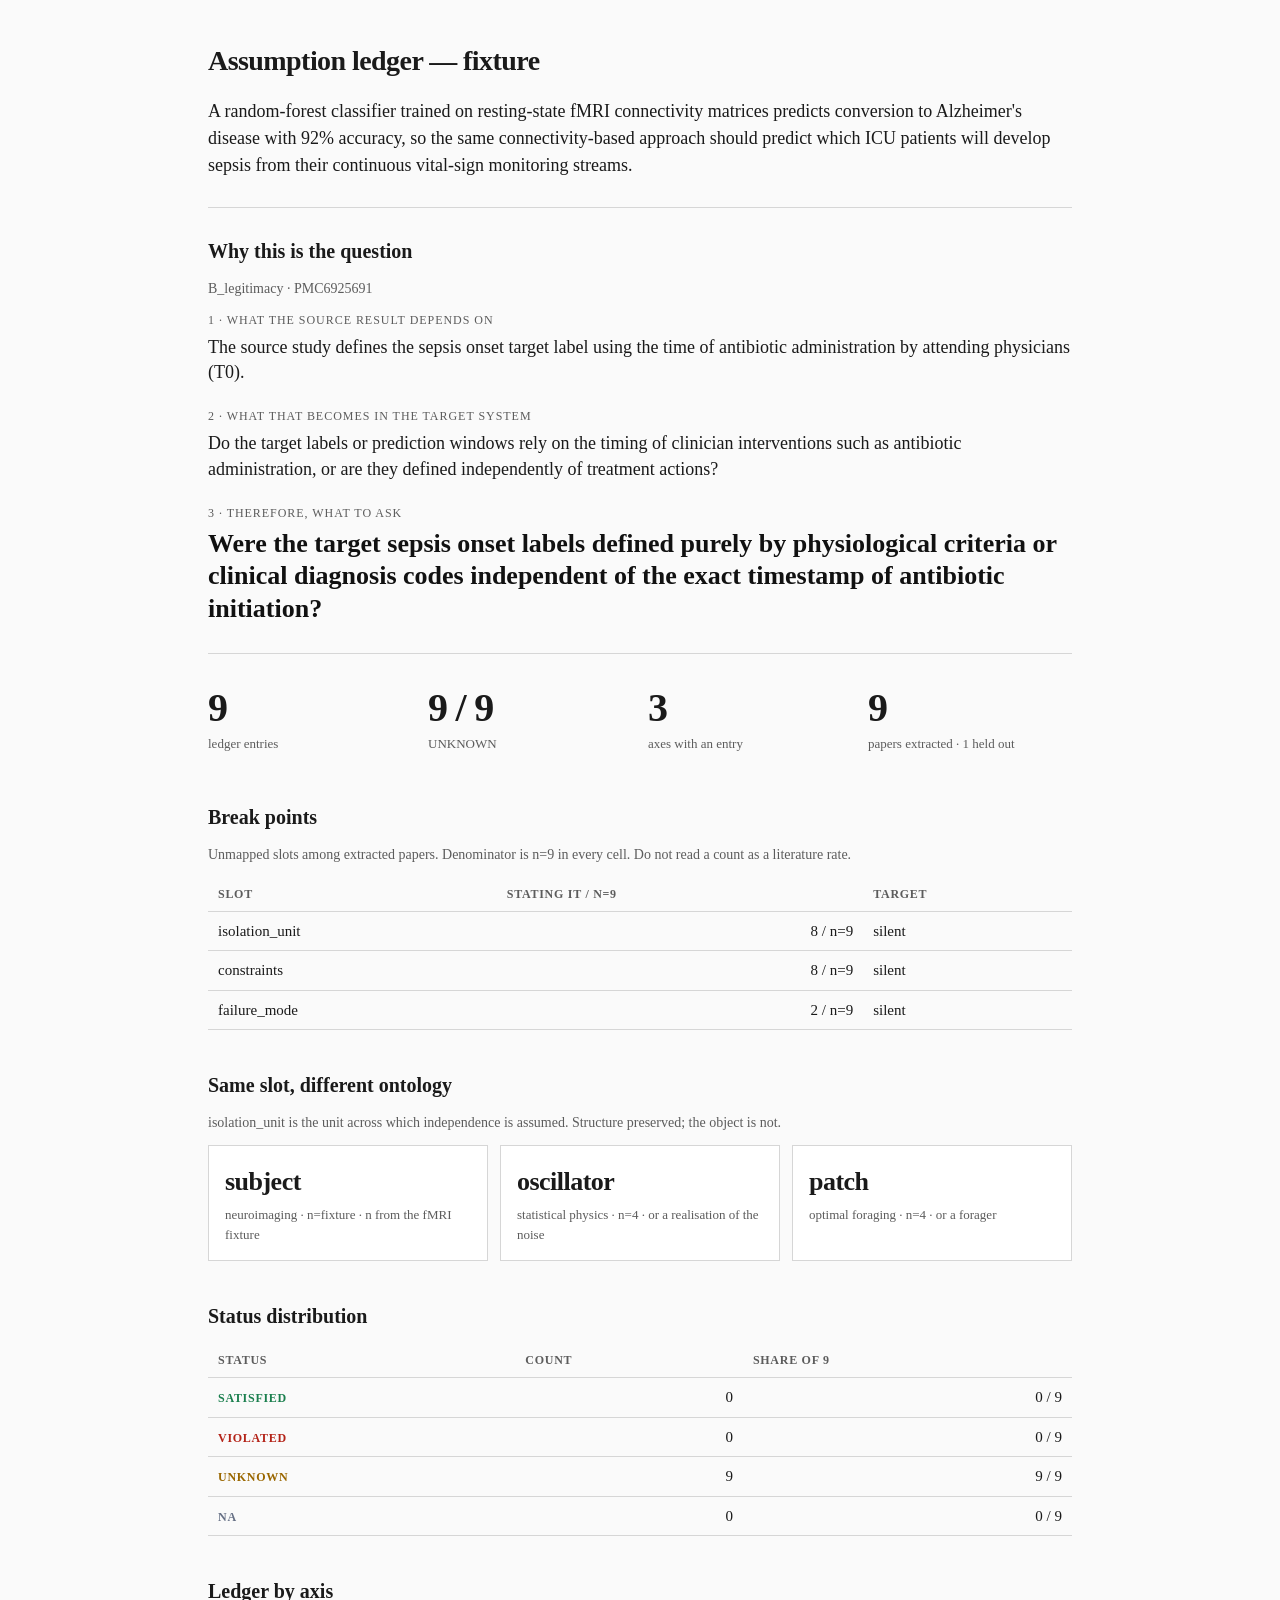
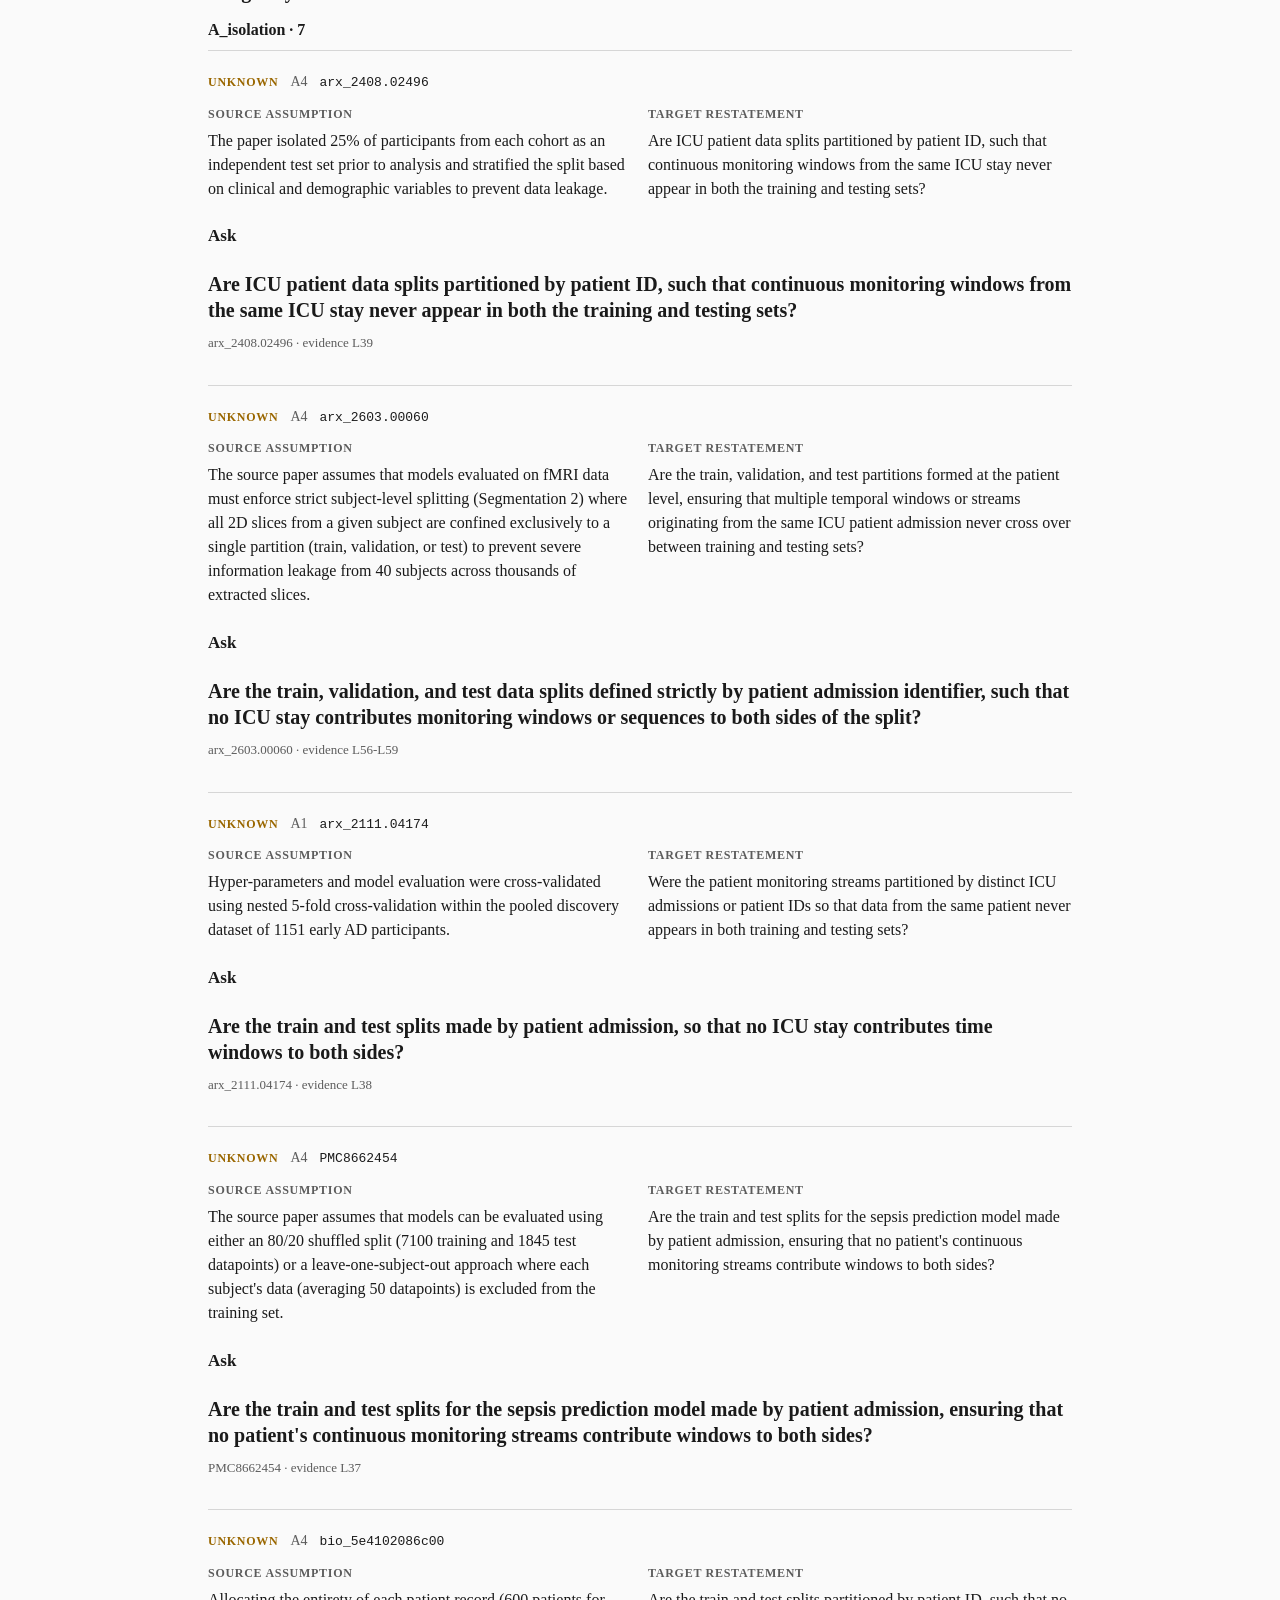
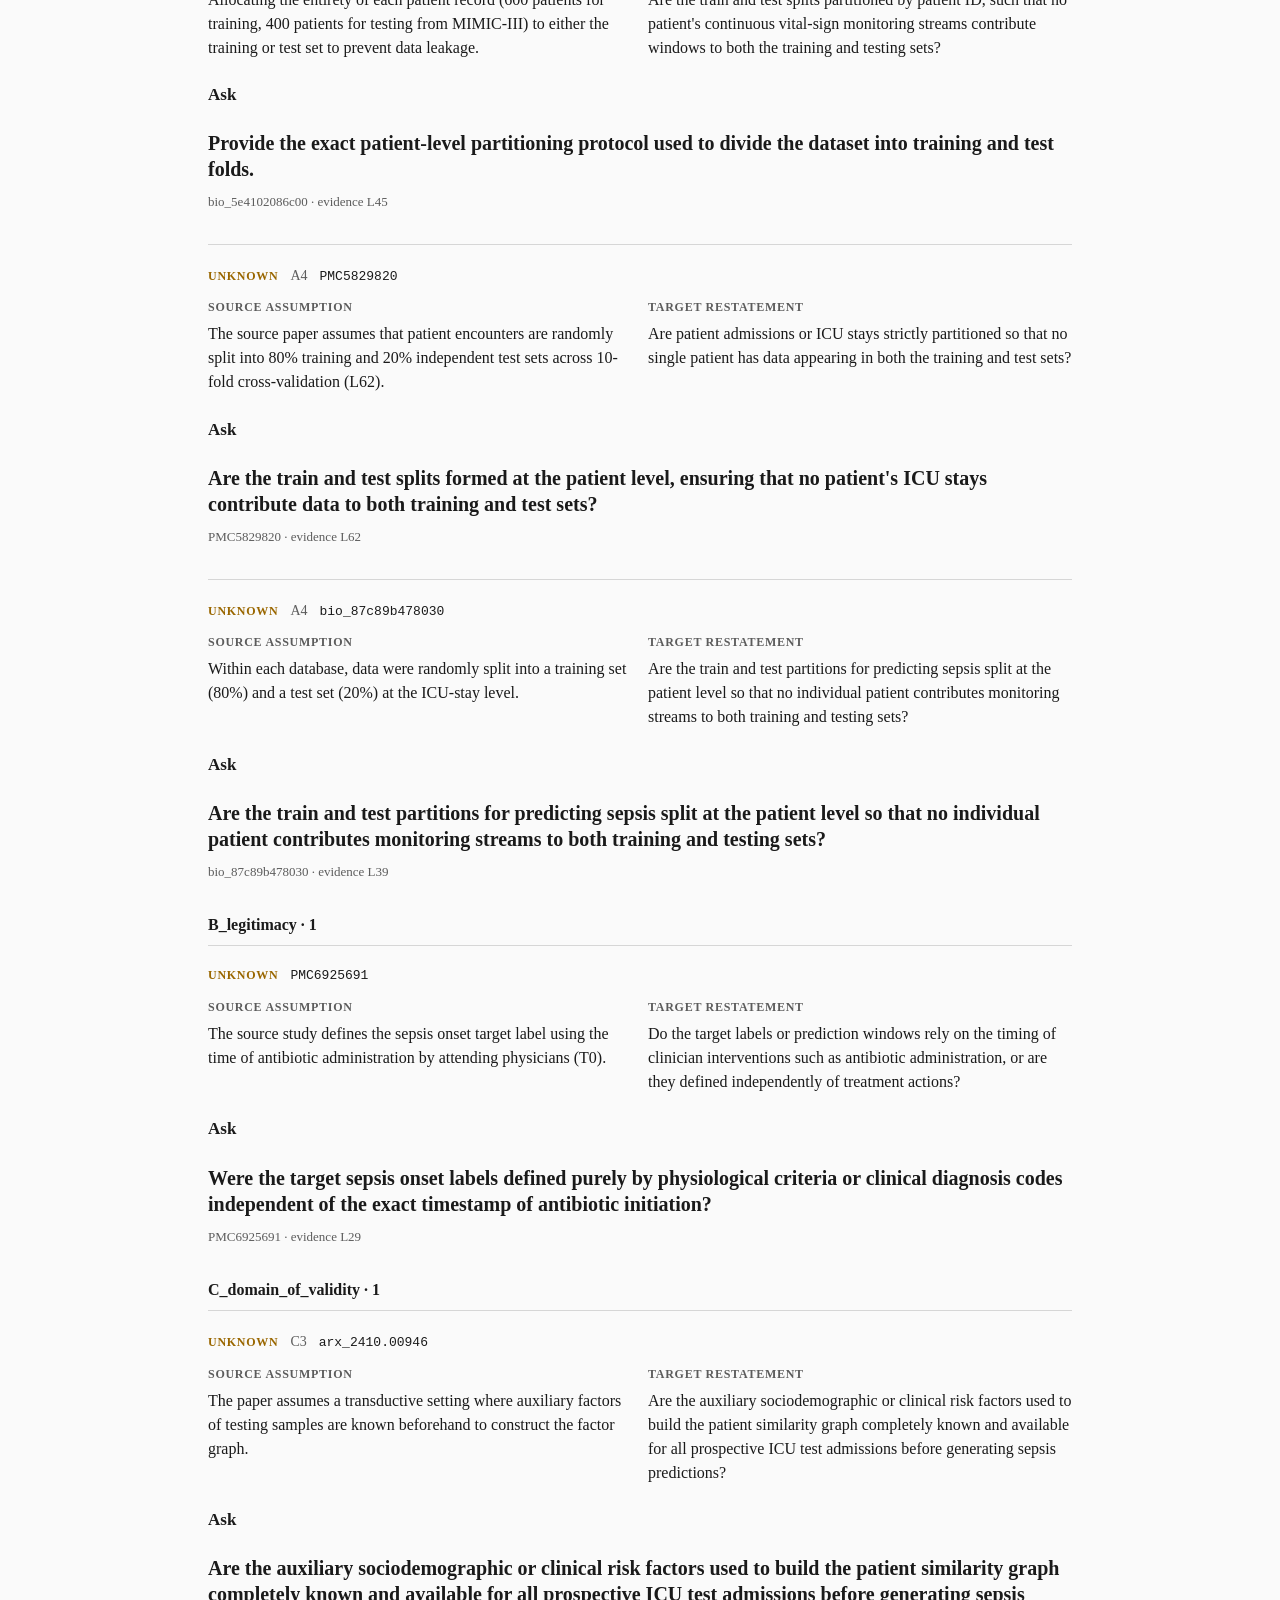
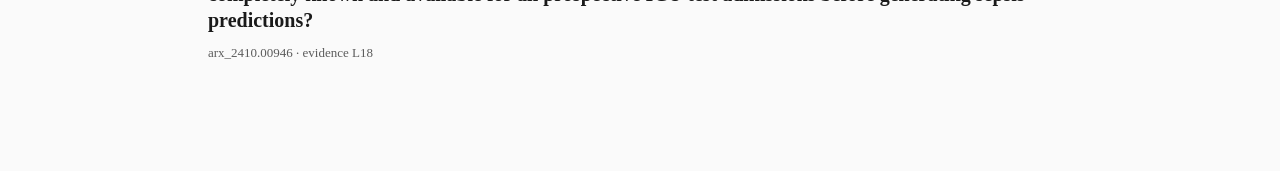
<file: docs/example-report.html>
<!DOCTYPE html>
<html lang="en">
<head>
<meta charset="utf-8">
<meta name="viewport" content="width=device-width, initial-scale=1">
<title>Assumption ledger — fixture</title>
<style>
  :root {
    --text: #1a1a1a;
    --muted: #5c5c5c;
    --rule: #d6d6d6;
    --bg: #fafafa;
    --card: #ffffff;
    --ask: #111111;
    --satisfied: #1b7f4e;
    --violated: #b42318;
    --unknown: #9a6700;
    --na: #667085;
  }
  * { box-sizing: border-box; }
  html, body {
    margin: 0;
    padding: 0;
    background: var(--bg);
    color: var(--text);
    font: 17px/1.5 "Iowan Old Style", "Palatino Linotype", Palatino, Georgia, serif;
  }
  main {
    max-width: 920px;
    margin: 0 auto;
    padding: 40px 28px 80px;
  }
  h1 { font-size: 28px; font-weight: 600; letter-spacing: -0.02em; margin: 0 0 8px; }
  h2 { font-size: 20px; font-weight: 600; margin: 40px 0 12px; }
  h3 { font-size: 16px; font-weight: 600; margin: 0 0 8px; }
  p { margin: 0 0 12px; }
  .muted { color: var(--muted); font-size: 14px; }
  .claim { font-size: 18px; margin: 16px 0 28px; }
  .metrics {
    display: grid;
    grid-template-columns: repeat(4, 1fr);
    gap: 16px;
    margin: 24px 0 8px;
  }
  .metric { padding: 8px 0; }
  .metric .n {
    display: block;
    font-size: 40px;
    line-height: 1.1;
    font-weight: 600;
    letter-spacing: -0.03em;
  }
  .metric .lbl { display: block; color: var(--muted); font-size: 13px; margin-top: 4px; }
  .worked {
    border-top: 1px solid var(--rule);
    border-bottom: 1px solid var(--rule);
    padding: 28px 0;
    margin: 8px 0 8px;
  }
  .worked ol { margin: 0; padding: 0; list-style: none; counter-reset: step; }
  .worked li { counter-increment: step; margin: 0 0 22px; }
  .worked li:last-child { margin-bottom: 0; }
  .worked .kicker {
    color: var(--muted);
    font-size: 12px;
    letter-spacing: 0.08em;
    text-transform: uppercase;
    margin-bottom: 6px;
  }
  .worked .kicker::before { content: counter(step) " · "; }
  .worked .ask {
    font-size: 26px;
    line-height: 1.25;
    font-weight: 600;
    color: var(--ask);
  }
  .worked blockquote {
    margin: 0;
    font-size: 18px;
    line-height: 1.4;
  }
  .objects {
    display: grid;
    grid-template-columns: repeat(3, 1fr);
    gap: 12px;
    margin: 12px 0;
  }
  .object {
    background: var(--card);
    border: 1px solid var(--rule);
    padding: 16px;
  }
  .object .obj { font-size: 26px; font-weight: 600; letter-spacing: -0.02em; }
  .object .disc { color: var(--muted); font-size: 13px; margin-top: 4px; }
  table { width: 100%; border-collapse: collapse; font-size: 15px; }
  th, td { text-align: left; padding: 8px 10px; border-bottom: 1px solid var(--rule); vertical-align: top; }
  th { font-size: 12px; text-transform: uppercase; letter-spacing: 0.06em; color: var(--muted); font-weight: 600; }
  td.num { text-align: right; font-variant-numeric: tabular-nums; white-space: nowrap; }
  .entry {
    border-top: 1px solid var(--rule);
    padding: 20px 0;
  }
  .entry-head { display: flex; gap: 12px; align-items: baseline; flex-wrap: wrap; margin-bottom: 8px; }
  .status {
    font-size: 12px;
    letter-spacing: 0.06em;
    text-transform: uppercase;
    font-weight: 600;
  }
  .status.SATISFIED { color: var(--satisfied); }
  .status.VIOLATED { color: var(--violated); }
  .status.UNKNOWN { color: var(--unknown); }
  .status.NA { color: var(--na); }
  .doc { font-family: ui-monospace, "SF Mono", Menlo, monospace; font-size: 13px; }
  .pair { display: grid; grid-template-columns: 1fr 1fr; gap: 16px; margin: 12px 0; }
  .pair h4 { margin: 0 0 6px; font-size: 12px; text-transform: uppercase; letter-spacing: 0.06em; color: var(--muted); }
  .pair p, .ask-block p { margin: 0; font-size: 16px; }
  .ask-block { margin-top: 12px; }
  .ask-block p { font-size: 20px; font-weight: 600; line-height: 1.3; }
  .meta { font-size: 13px; color: var(--muted); margin-top: 10px; }
  @media (max-width: 720px) {
    .metrics, .objects, .pair { grid-template-columns: 1fr; }
    .worked .ask { font-size: 22px; }
  }
</style>
</head>
<body>
<main>
  <h1>Assumption ledger — fixture</h1>
  <p class="claim">A random-forest classifier trained on resting-state fMRI connectivity matrices predicts conversion to Alzheimer&#39;s disease with 92% accuracy, so the same connectivity-based approach should predict which ICU patients will develop sepsis from their continuous vital-sign monitoring streams.</p>

  <section class="worked">
    <h2 style="margin-top:0">Why this is the question</h2>
    <p class="muted">B_legitimacy · PMC6925691</p>
    <ol>
      <li>
        <div class="kicker">What the source result depends on</div>
        <blockquote>The source study defines the sepsis onset target label using the time of antibiotic administration by attending physicians (T0).</blockquote>
      </li>
      <li>
        <div class="kicker">What that becomes in the target system</div>
        <blockquote>Do the target labels or prediction windows rely on the timing of clinician interventions such as antibiotic administration, or are they defined independently of treatment actions?</blockquote>
      </li>
      <li>
        <div class="kicker">Therefore, what to ask</div>
        <div class="ask">Were the target sepsis onset labels defined purely by physiological criteria or clinical diagnosis codes independent of the exact timestamp of antibiotic initiation?</div>
      </li>
    </ol>
  </section>

  <div class="metrics">
    <div class="metric"><span class="n">9</span><span class="lbl">ledger entries</span></div>
    <div class="metric"><span class="n">9 / 9</span><span class="lbl">UNKNOWN</span></div>
    <div class="metric"><span class="n">3</span><span class="lbl">axes with an entry</span></div>
    <div class="metric"><span class="n">9</span><span class="lbl">papers extracted · 1 held out</span></div>
  </div>

  <h2>Break points</h2>
  <p class="muted">Unmapped slots among extracted papers. Denominator is n=9 in every cell. Do not read a count as a literature rate.</p>
  <table>
    <thead>
      <tr><th>Slot</th><th>Stating it / n=9</th><th>Target</th></tr>
    </thead>
    <tbody>
      <tr>
        <td>isolation_unit</td>
        <td class="num">8 / n=9</td>
        <td>silent</td>
      </tr>
      <tr>
        <td>constraints</td>
        <td class="num">8 / n=9</td>
        <td>silent</td>
      </tr>
      <tr>
        <td>failure_mode</td>
        <td class="num">2 / n=9</td>
        <td>silent</td>
      </tr>
    </tbody>
  </table>

  <h2>Same slot, different ontology</h2>
  <p class="muted">isolation_unit is the unit across which independence is assumed. Structure preserved; the object is not.</p>
  <div class="objects">
    <div class="object">
      <div class="obj">subject</div>
      <div class="disc">neuroimaging · n=fixture · n from the fMRI fixture</div>
    </div>
    <div class="object">
      <div class="obj">oscillator</div>
      <div class="disc">statistical physics · n=4 · or a realisation of the noise</div>
    </div>
    <div class="object">
      <div class="obj">patch</div>
      <div class="disc">optimal foraging · n=4 · or a forager</div>
    </div>
  </div>

  <h2>Status distribution</h2>
  <table>
    <thead><tr><th>Status</th><th>Count</th><th>Share of 9</th></tr></thead>
    <tbody>
      <tr>
        <td><span class="status SATISFIED">SATISFIED</span></td>
        <td class="num">0</td>
        <td class="num">0 / 9</td>
      </tr>
      <tr>
        <td><span class="status VIOLATED">VIOLATED</span></td>
        <td class="num">0</td>
        <td class="num">0 / 9</td>
      </tr>
      <tr>
        <td><span class="status UNKNOWN">UNKNOWN</span></td>
        <td class="num">9</td>
        <td class="num">9 / 9</td>
      </tr>
      <tr>
        <td><span class="status NA">NA</span></td>
        <td class="num">0</td>
        <td class="num">0 / 9</td>
      </tr>
    </tbody>
  </table>

  <h2>Ledger by axis</h2>
  <h3>A_isolation · 7</h3>
  <article class="entry">
    <div class="entry-head">
      <span class="status UNKNOWN">UNKNOWN</span>
<span class="muted">A4</span>      <span class="doc">arx_2408.02496</span>
    </div>
    <div class="pair">
      <div>
        <h4>Source assumption</h4>
        <p>The paper isolated 25% of participants from each cohort as an independent test set prior to analysis and stratified the split based on clinical and demographic variables to prevent data leakage.</p>
      </div>
      <div>
        <h4>Target restatement</h4>
        <p>Are ICU patient data splits partitioned by patient ID, such that continuous monitoring windows from the same ICU stay never appear in both the training and testing sets?</p>
      </div>
    </div>
    <div class="ask-block">
      <h4>Ask</h4>
      <p>Are ICU patient data splits partitioned by patient ID, such that continuous monitoring windows from the same ICU stay never appear in both the training and testing sets?</p>
    </div>
    <p class="meta">arx_2408.02496 · evidence L39</p>
  </article>
  <article class="entry">
    <div class="entry-head">
      <span class="status UNKNOWN">UNKNOWN</span>
<span class="muted">A4</span>      <span class="doc">arx_2603.00060</span>
    </div>
    <div class="pair">
      <div>
        <h4>Source assumption</h4>
        <p>The source paper assumes that models evaluated on fMRI data must enforce strict subject-level splitting (Segmentation 2) where all 2D slices from a given subject are confined exclusively to a single partition (train, validation, or test) to prevent severe information leakage from 40 subjects across thousands of extracted slices.</p>
      </div>
      <div>
        <h4>Target restatement</h4>
        <p>Are the train, validation, and test partitions formed at the patient level, ensuring that multiple temporal windows or streams originating from the same ICU patient admission never cross over between training and testing sets?</p>
      </div>
    </div>
    <div class="ask-block">
      <h4>Ask</h4>
      <p>Are the train, validation, and test data splits defined strictly by patient admission identifier, such that no ICU stay contributes monitoring windows or sequences to both sides of the split?</p>
    </div>
    <p class="meta">arx_2603.00060 · evidence L56-L59</p>
  </article>
  <article class="entry">
    <div class="entry-head">
      <span class="status UNKNOWN">UNKNOWN</span>
<span class="muted">A1</span>      <span class="doc">arx_2111.04174</span>
    </div>
    <div class="pair">
      <div>
        <h4>Source assumption</h4>
        <p>Hyper-parameters and model evaluation were cross-validated using nested 5-fold cross-validation within the pooled discovery dataset of 1151 early AD participants.</p>
      </div>
      <div>
        <h4>Target restatement</h4>
        <p>Were the patient monitoring streams partitioned by distinct ICU admissions or patient IDs so that data from the same patient never appears in both training and testing sets?</p>
      </div>
    </div>
    <div class="ask-block">
      <h4>Ask</h4>
      <p>Are the train and test splits made by patient admission, so that no ICU stay contributes time windows to both sides?</p>
    </div>
    <p class="meta">arx_2111.04174 · evidence L38</p>
  </article>
  <article class="entry">
    <div class="entry-head">
      <span class="status UNKNOWN">UNKNOWN</span>
<span class="muted">A4</span>      <span class="doc">PMC8662454</span>
    </div>
    <div class="pair">
      <div>
        <h4>Source assumption</h4>
        <p>The source paper assumes that models can be evaluated using either an 80/20 shuffled split (7100 training and 1845 test datapoints) or a leave-one-subject-out approach where each subject&#39;s data (averaging 50 datapoints) is excluded from the training set.</p>
      </div>
      <div>
        <h4>Target restatement</h4>
        <p>Are the train and test splits for the sepsis prediction model made by patient admission, ensuring that no patient&#39;s continuous monitoring streams contribute windows to both sides?</p>
      </div>
    </div>
    <div class="ask-block">
      <h4>Ask</h4>
      <p>Are the train and test splits for the sepsis prediction model made by patient admission, ensuring that no patient&#39;s continuous monitoring streams contribute windows to both sides?</p>
    </div>
    <p class="meta">PMC8662454 · evidence L37</p>
  </article>
  <article class="entry">
    <div class="entry-head">
      <span class="status UNKNOWN">UNKNOWN</span>
<span class="muted">A4</span>      <span class="doc">bio_5e4102086c00</span>
    </div>
    <div class="pair">
      <div>
        <h4>Source assumption</h4>
        <p>Allocating the entirety of each patient record (600 patients for training, 400 patients for testing from MIMIC-III) to either the training or test set to prevent data leakage.</p>
      </div>
      <div>
        <h4>Target restatement</h4>
        <p>Are the train and test splits partitioned by patient ID, such that no patient&#39;s continuous vital-sign monitoring streams contribute windows to both the training and testing sets?</p>
      </div>
    </div>
    <div class="ask-block">
      <h4>Ask</h4>
      <p>Provide the exact patient-level partitioning protocol used to divide the dataset into training and test folds.</p>
    </div>
    <p class="meta">bio_5e4102086c00 · evidence L45</p>
  </article>
  <article class="entry">
    <div class="entry-head">
      <span class="status UNKNOWN">UNKNOWN</span>
<span class="muted">A4</span>      <span class="doc">PMC5829820</span>
    </div>
    <div class="pair">
      <div>
        <h4>Source assumption</h4>
        <p>The source paper assumes that patient encounters are randomly split into 80% training and 20% independent test sets across 10-fold cross-validation (L62).</p>
      </div>
      <div>
        <h4>Target restatement</h4>
        <p>Are patient admissions or ICU stays strictly partitioned so that no single patient has data appearing in both the training and test sets?</p>
      </div>
    </div>
    <div class="ask-block">
      <h4>Ask</h4>
      <p>Are the train and test splits formed at the patient level, ensuring that no patient&#39;s ICU stays contribute data to both training and test sets?</p>
    </div>
    <p class="meta">PMC5829820 · evidence L62</p>
  </article>
  <article class="entry">
    <div class="entry-head">
      <span class="status UNKNOWN">UNKNOWN</span>
<span class="muted">A4</span>      <span class="doc">bio_87c89b478030</span>
    </div>
    <div class="pair">
      <div>
        <h4>Source assumption</h4>
        <p>Within each database, data were randomly split into a training set (80%) and a test set (20%) at the ICU-stay level.</p>
      </div>
      <div>
        <h4>Target restatement</h4>
        <p>Are the train and test partitions for predicting sepsis split at the patient level so that no individual patient contributes monitoring streams to both training and testing sets?</p>
      </div>
    </div>
    <div class="ask-block">
      <h4>Ask</h4>
      <p>Are the train and test partitions for predicting sepsis split at the patient level so that no individual patient contributes monitoring streams to both training and testing sets?</p>
    </div>
    <p class="meta">bio_87c89b478030 · evidence L39</p>
  </article>
  <h3>B_legitimacy · 1</h3>
  <article class="entry">
    <div class="entry-head">
      <span class="status UNKNOWN">UNKNOWN</span>
      <span class="doc">PMC6925691</span>
    </div>
    <div class="pair">
      <div>
        <h4>Source assumption</h4>
        <p>The source study defines the sepsis onset target label using the time of antibiotic administration by attending physicians (T0).</p>
      </div>
      <div>
        <h4>Target restatement</h4>
        <p>Do the target labels or prediction windows rely on the timing of clinician interventions such as antibiotic administration, or are they defined independently of treatment actions?</p>
      </div>
    </div>
    <div class="ask-block">
      <h4>Ask</h4>
      <p>Were the target sepsis onset labels defined purely by physiological criteria or clinical diagnosis codes independent of the exact timestamp of antibiotic initiation?</p>
    </div>
    <p class="meta">PMC6925691 · evidence L29</p>
  </article>
  <h3>C_domain_of_validity · 1</h3>
  <article class="entry">
    <div class="entry-head">
      <span class="status UNKNOWN">UNKNOWN</span>
<span class="muted">C3</span>      <span class="doc">arx_2410.00946</span>
    </div>
    <div class="pair">
      <div>
        <h4>Source assumption</h4>
        <p>The paper assumes a transductive setting where auxiliary factors of testing samples are known beforehand to construct the factor graph.</p>
      </div>
      <div>
        <h4>Target restatement</h4>
        <p>Are the auxiliary sociodemographic or clinical risk factors used to build the patient similarity graph completely known and available for all prospective ICU test admissions before generating sepsis predictions?</p>
      </div>
    </div>
    <div class="ask-block">
      <h4>Ask</h4>
      <p>Are the auxiliary sociodemographic or clinical risk factors used to build the patient similarity graph completely known and available for all prospective ICU test admissions before generating sepsis predictions?</p>
    </div>
    <p class="meta">arx_2410.00946 · evidence L18</p>
  </article>
</main>
</body>
</html>
</file>
